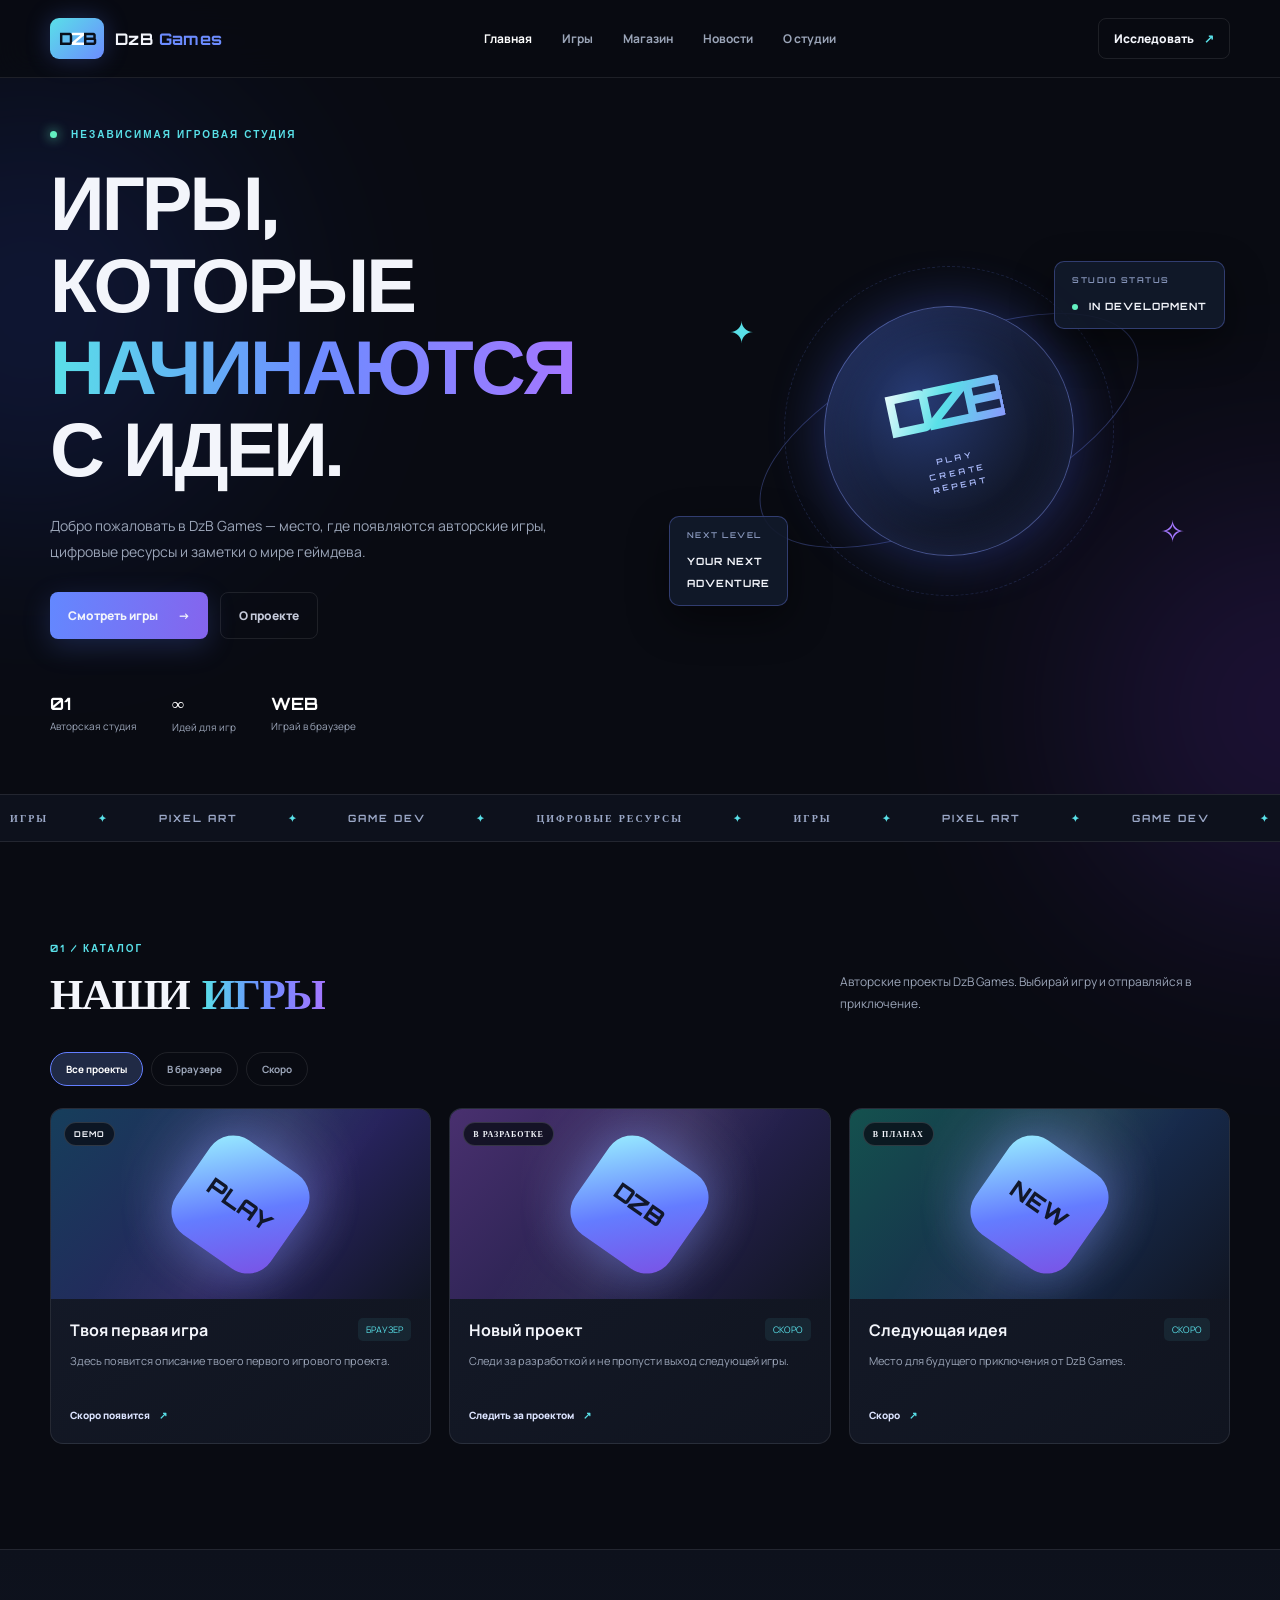
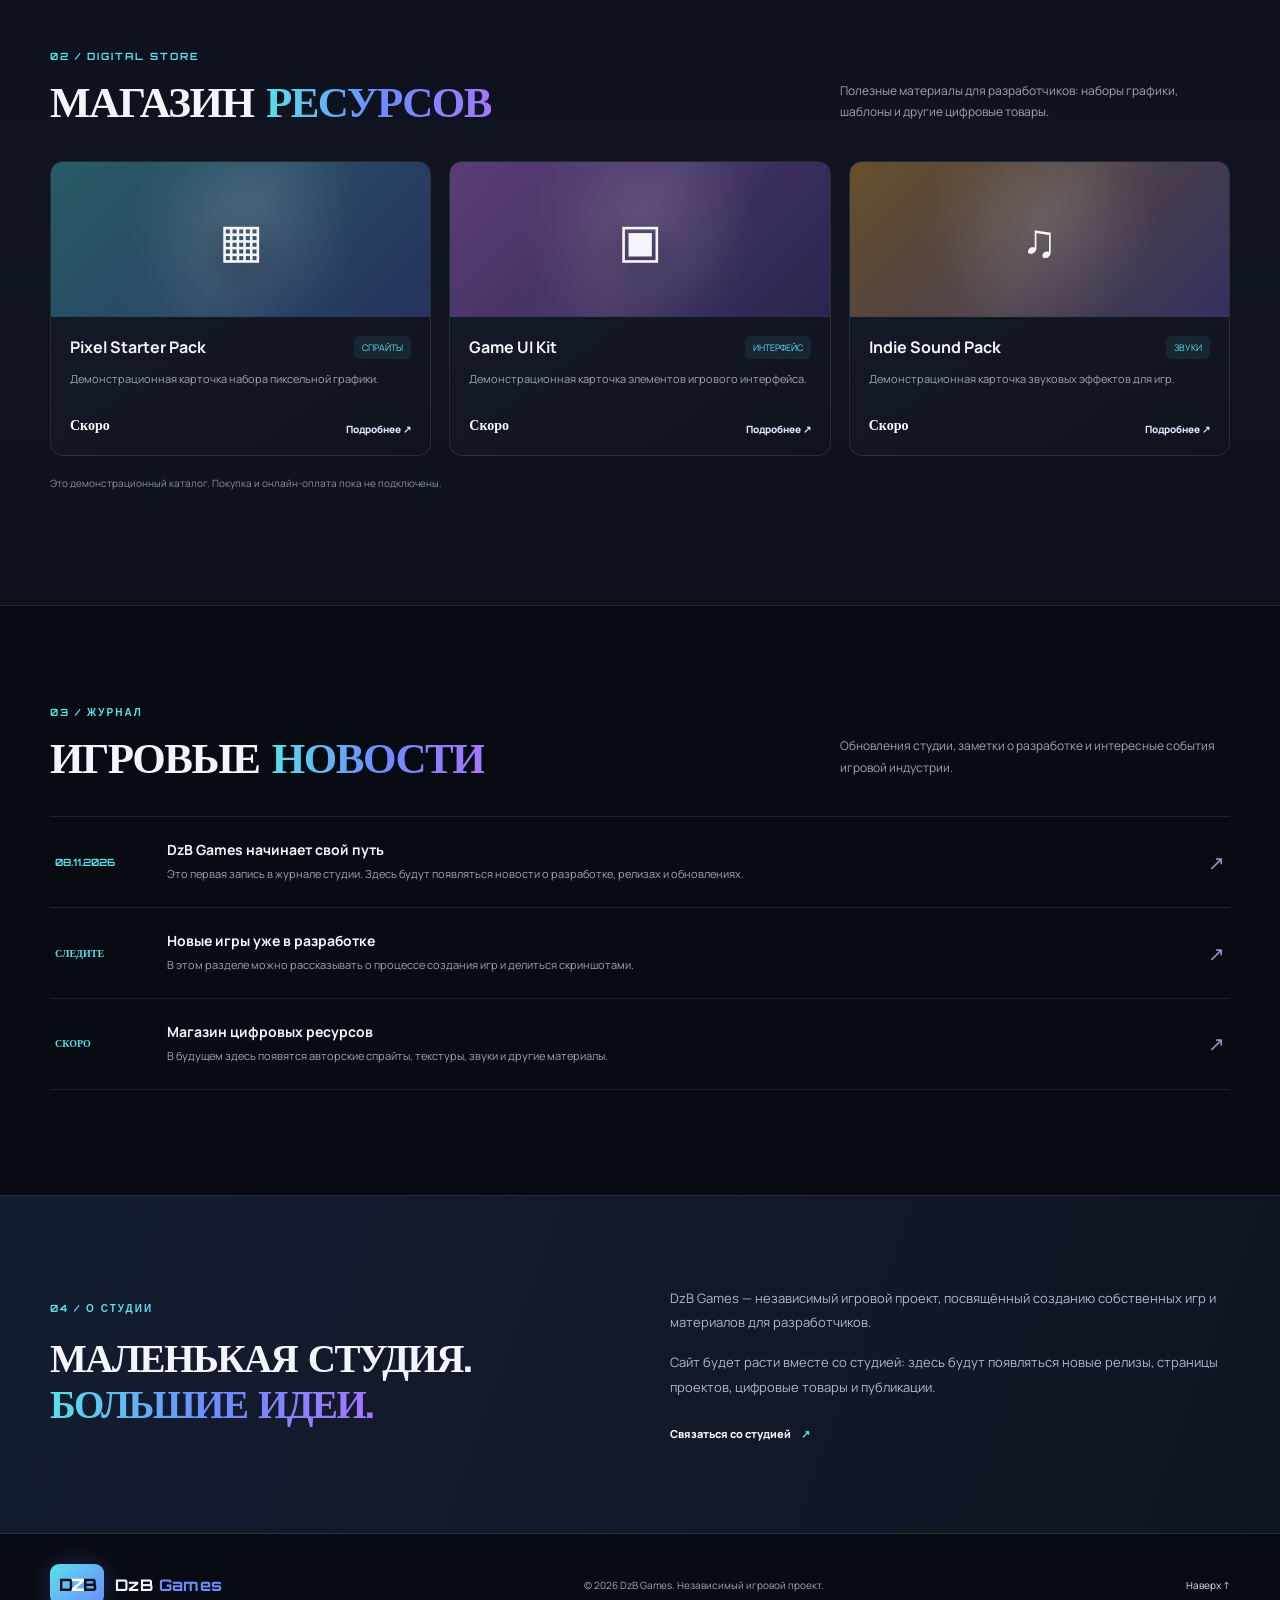
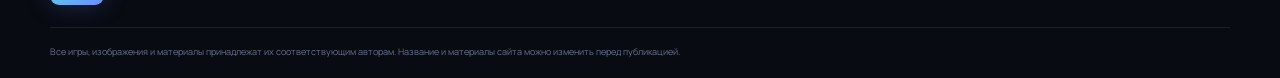
<file: index.html>
<!doctype html>
<html lang="ru">
<head>
<meta name="google-site-verification" content="tR5loJi2M8DPA7ikrh7n3vG9d5Z28I3U1ieXn16fUAA" />
  <meta charset="utf-8">
  <meta name="viewport" content="width=device-width, initial-scale=1">
  <meta name="theme-color" content="#090b12">
  <meta name="description" content="DzB Games — независимая игровая студия: игры, цифровые ресурсы и новости игровой индустрии.">
  <title>DzB Games — игры, ресурсы и новости</title>
  <link rel="stylesheet" href="styles.css">
</head>
<body>
  <div class="ambient ambient-one"></div><div class="ambient ambient-two"></div>
  <header class="topbar">
    <a class="brand" href="#home" aria-label="DzB Games — главная">
      <span class="brand-mark">D<span>Z</span>B</span>
      <span class="brand-name">DzB <b>Games</b></span>
    </a>
    <button class="menu-toggle" id="menuToggle" aria-label="Открыть меню" aria-expanded="false">☰</button>
    <nav class="nav" id="mainNav">
      <a class="active" href="#home">Главная</a>
      <a href="#games">Игры</a>
      <a href="#store">Магазин</a>
      <a href="#news">Новости</a>
      <a href="#about">О студии</a>
    </nav>
    <a class="header-cta" href="#games">Исследовать <span>↗</span></a>
  </header>

  <main>
    <section class="hero section-wrap" id="home">
      <div class="hero-copy">
        <div class="eyebrow"><span class="pulse"></span> НЕЗАВИСИМАЯ ИГРОВАЯ СТУДИЯ</div>
        <h1>ИГРЫ, КОТОРЫЕ<br><span>НАЧИНАЮТСЯ</span><br>С ИДЕИ.</h1>
        <p class="hero-text">Добро пожаловать в DzB Games — место, где появляются авторские игры, цифровые ресурсы и заметки о мире геймдева.</p>
        <div class="hero-actions">
          <a class="button button-primary" href="#games">Смотреть игры <span>→</span></a>
          <a class="button button-ghost" href="#about">О проекте</a>
        </div>
        <div class="hero-stats">
          <div><strong>01</strong><span>Авторская студия</span></div>
          <div><strong>∞</strong><span>Идей для игр</span></div>
          <div><strong>WEB</strong><span>Играй в браузере</span></div>
        </div>
      </div>
      <div class="hero-art" aria-label="Декоративная иллюстрация игровой вселенной">
        <div class="orbit orbit-a"></div><div class="orbit orbit-b"></div>
        <div class="hero-core"><div class="core-symbol">DZB</div><div class="core-caption">PLAY<br>CREATE<br>REPEAT</div></div>
        <div class="float-card float-card-top"><span class="tiny-label">STUDIO STATUS</span><b><i></i> IN DEVELOPMENT</b></div>
        <div class="float-card float-card-bottom"><span class="tiny-label">NEXT LEVEL</span><b>YOUR NEXT<br>ADVENTURE</b></div>
        <div class="spark spark-one">✦</div><div class="spark spark-two">✧</div>
      </div>
    </section>

    <section class="ticker" aria-label="Направления студии"><div class="ticker-track">
      <span>ИГРЫ</span><i>✦</i><span>PIXEL ART</span><i>✦</i><span>GAME DEV</span><i>✦</i><span>ЦИФРОВЫЕ РЕСУРСЫ</span><i>✦</i><span>ИГРЫ</span><i>✦</i><span>PIXEL ART</span><i>✦</i><span>GAME DEV</span><i>✦</i>
    </div></section>

    <section class="section-wrap section" id="games">
      <div class="section-heading">
        <div><div class="eyebrow">01 / КАТАЛОГ</div><h2>НАШИ <span>ИГРЫ</span></h2></div>
        <p>Авторские проекты DzB Games. Выбирай игру и отправляйся в приключение.</p>
      </div>
      <div class="filter-row" id="gameFilters">
        <button class="filter active" data-filter="all">Все проекты</button>
        <button class="filter" data-filter="browser">В браузере</button>
        <button class="filter" data-filter="soon">Скоро</button>
      </div>
      <div class="card-grid" id="gamesGrid"></div>
    </section>

    <section class="store-band" id="store">
      <div class="section-wrap section">
        <div class="section-heading">
          <div><div class="eyebrow">02 / DIGITAL STORE</div><h2>МАГАЗИН <span>РЕСУРСОВ</span></h2></div>
          <p>Полезные материалы для разработчиков: наборы графики, шаблоны и другие цифровые товары.</p>
        </div>
        <div class="card-grid product-grid" id="productsGrid"></div>
        <p class="store-note">Это демонстрационный каталог. Покупка и онлайн-оплата пока не подключены.</p>
      </div>
    </section>

    <section class="section-wrap section" id="news">
      <div class="section-heading">
        <div><div class="eyebrow">03 / ЖУРНАЛ</div><h2>ИГРОВЫЕ <span>НОВОСТИ</span></h2></div>
        <p>Обновления студии, заметки о разработке и интересные события игровой индустрии.</p>
      </div>
      <div class="news-list" id="newsList"></div>
    </section>

    <section class="about-section" id="about">
      <div class="section-wrap about-inner">
        <div><div class="eyebrow">04 / О СТУДИИ</div><h2>МАЛЕНЬКАЯ СТУДИЯ.<br><span>БОЛЬШИЕ ИДЕИ.</span></h2></div>
        <div class="about-copy">
          <p>DzB Games — независимый игровой проект, посвящённый созданию собственных игр и материалов для разработчиков.</p>
          <p>Сайт будет расти вместе со студией: здесь будут появляться новые релизы, страницы проектов, цифровые товары и публикации.</p>
          <a class="text-link" href="mailto:hello@dzbgames.example">Связаться со студией <span>↗</span></a>
        </div>
      </div>
    </section>
  </main>

  <footer class="footer">
    <div class="section-wrap footer-inner">
      <a class="brand" href="#home"><span class="brand-mark">D<span>Z</span>B</span><span class="brand-name">DzB <b>Games</b></span></a>
      <span>© <span id="year"></span> DzB Games. Независимый игровой проект.</span>
      <a href="#home" class="back-top">Наверх ↑</a>
    </div>
    <div class="section-wrap footer-disclaimer">Все игры, изображения и материалы принадлежат их соответствующим авторам. Название и материалы сайта можно изменить перед публикацией.</div>
  </footer>

  <script src="content.js"></script>
  <script src="script.js"></script>
</body>
</html>
</file>
<file: styles.css>
@import url('https://fonts.googleapis.com/css2?family=Manrope:wght@400;500;600;700;800&family=Orbitron:wght@500;600;700;800&display=swap');
:root{--bg:#090b12;--panel:#111521;--panel2:#151b2a;--text:#f3f5fb;--muted:#9ba5b8;--line:rgba(255,255,255,.09);--blue:#6c8cff;--cyan:#59e0e8;--purple:#a477ff;--max:1180px}
*{box-sizing:border-box}html{scroll-behavior:smooth;scroll-padding-top:88px}body{margin:0;background:var(--bg);color:var(--text);font-family:Manrope,Arial,sans-serif;overflow-x:hidden}a{color:inherit;text-decoration:none}.ambient{position:absolute;width:420px;height:420px;filter:blur(120px);opacity:.16;pointer-events:none;border-radius:50%;z-index:-1}.ambient-one{background:#345cff;top:100px;left:-180px}.ambient-two{background:#8c38ff;top:500px;right:-220px}.section-wrap{width:min(var(--max),calc(100% - 48px));margin:auto}.topbar{height:78px;display:flex;align-items:center;justify-content:space-between;padding:0 max(24px,calc((100% - var(--max))/2));border-bottom:1px solid var(--line);position:sticky;top:0;z-index:20;background:rgba(9,11,18,.86);backdrop-filter:blur(18px)}.brand{display:flex;align-items:center;gap:11px}.brand-mark{font:800 17px Orbitron,sans-serif;letter-spacing:-2px;background:linear-gradient(135deg,var(--cyan),var(--blue));color:#09101c;padding:10px 9px;border-radius:9px;box-shadow:0 0 24px #597fff44}.brand-mark span{color:#fff}.brand-name{font:700 16px Orbitron,sans-serif;letter-spacing:.4px}.brand-name b{color:var(--blue)}.nav{display:flex;gap:30px}.nav a{font-size:12px;color:var(--muted);font-weight:700;transition:.2s}.nav a:hover,.nav a.active{color:#fff}.header-cta{font-size:12px;font-weight:800;border:1px solid var(--line);border-radius:8px;padding:11px 15px}.header-cta span,.text-link span{color:var(--cyan);margin-left:8px}.menu-toggle{display:none;background:none;border:0;color:#fff;font-size:24px}.hero{min-height:620px;display:grid;grid-template-columns:1.02fr .98fr;align-items:center;gap:35px;padding-top:50px;padding-bottom:60px}.eyebrow{font:700 10px Orbitron,sans-serif;letter-spacing:2px;color:var(--cyan);margin-bottom:20px}.pulse{display:inline-block;width:7px;height:7px;border-radius:50%;background:#63f0c1;box-shadow:0 0 12px #63f0c1;margin-right:9px}.hero h1{font:800 clamp(42px,6vw,76px)/1.08 Orbitron,sans-serif;letter-spacing:-3px;margin:0}.hero h1 span,.section-heading h2 span,.about-inner h2 span{background:linear-gradient(90deg,var(--cyan),var(--blue),var(--purple));-webkit-background-clip:text;background-clip:text;color:transparent}.hero-text{color:var(--muted);line-height:1.8;max-width:510px;font-size:14px;margin:25px 0 28px}.hero-actions{display:flex;gap:12px;flex-wrap:wrap}.button{display:inline-flex;align-items:center;gap:20px;padding:14px 18px;border-radius:8px;font-size:12px;font-weight:800;transition:.2s}.button-primary{background:linear-gradient(100deg,#6388ff,#8564ed);box-shadow:0 8px 28px #5b7bff35}.button-primary:hover{transform:translateY(-2px);box-shadow:0 12px 34px #5b7bff55}.button-ghost{border:1px solid var(--line);color:#c5cada}.hero-stats{display:flex;gap:35px;margin-top:54px}.hero-stats div{display:flex;flex-direction:column;gap:5px}.hero-stats strong{font:700 17px Orbitron;color:#fff}.hero-stats span{font-size:10px;color:var(--muted)}.hero-art{height:440px;position:relative;display:grid;place-items:center}.hero-core{height:250px;width:250px;border-radius:50%;display:flex;flex-direction:column;align-items:center;justify-content:center;background:radial-gradient(circle at 40% 35%,#273b75,#111729 60%,#0b0e18);border:1px solid #8097ff77;box-shadow:0 0 55px #4e6dff55,inset 0 0 45px #667cff2b;transform:rotate(-12deg);z-index:2}.core-symbol{font:800 58px Orbitron;letter-spacing:-8px;background:linear-gradient(120deg,#fff,var(--cyan),#8e91ff);color:transparent;background-clip:text}.core-caption{font:600 8px/1.7 Orbitron;letter-spacing:3px;color:#aebeff;text-align:center;margin-top:12px}.orbit{position:absolute;border:1px solid #738aff50;border-radius:50%;transform:rotate(-25deg)}.orbit-a{width:410px;height:175px}.orbit-b{width:330px;height:330px;border-style:dashed;opacity:.55}.float-card{position:absolute;background:#121a2be8;border:1px solid #738aff55;border-radius:10px;padding:13px 17px;box-shadow:0 15px 40px #0007;z-index:3}.float-card-top{top:50px;right:5px}.float-card-bottom{bottom:45px;left:0}.tiny-label{display:block;font:600 8px Orbitron;letter-spacing:1.5px;color:#8998bd;margin-bottom:8px}.float-card b{font:700 10px/1.6 Orbitron;letter-spacing:1px}.float-card b i{display:inline-block;width:6px;height:6px;background:#63f0c1;border-radius:50%;margin-right:7px}.spark{position:absolute;color:var(--cyan);font-size:30px}.spark-one{top:100px;left:60px}.spark-two{right:45px;bottom:100px;color:var(--purple)}.ticker{overflow:hidden;border-top:1px solid var(--line);border-bottom:1px solid var(--line);background:#0d111c;padding:17px 0}.ticker-track{display:flex;justify-content:space-around;gap:30px;white-space:nowrap;font:700 10px Orbitron;letter-spacing:2px;color:#9ba8c7}.ticker-track i{color:var(--cyan);font-style:normal}.section{padding-top:100px;padding-bottom:105px}.section-heading{display:flex;justify-content:space-between;align-items:end;gap:30px;margin-bottom:34px}.section-heading .eyebrow{margin-bottom:13px}.section-heading h2,.about-inner h2{font:800 clamp(28px,4vw,43px)/1.2 Orbitron;margin:0;letter-spacing:-1.5px}.section-heading>p{max-width:390px;color:var(--muted);font-size:12px;line-height:1.8;margin:0 0 4px}.filter-row{display:flex;gap:8px;margin-bottom:22px}.filter{background:transparent;border:1px solid var(--line);border-radius:30px;color:var(--muted);padding:9px 15px;font:700 10px Manrope;cursor:pointer}.filter.active,.filter:hover{background:#202a45;border-color:#637eff;color:#fff}.card-grid{display:grid;grid-template-columns:repeat(3,1fr);gap:18px}.game-card,.product-card{background:linear-gradient(145deg,#151b2a,#10141f);border:1px solid var(--line);border-radius:13px;overflow:hidden;transition:.25s}.game-card:hover,.product-card:hover{transform:translateY(-5px);border-color:#738aff88;box-shadow:0 18px 40px #0004}.game-art{height:190px;position:relative;display:grid;place-items:center;overflow:hidden;background:var(--art,linear-gradient(135deg,#233c73,#15172d))}.game-art:before,.product-art:before{content:"";position:absolute;inset:0;background:radial-gradient(circle at 50% 40%,#ffffff20,transparent 55%),linear-gradient(120deg,transparent 30%,#ffffff0b 50%,transparent 70%)}.art-orb{width:115px;height:115px;border-radius:28px;transform:rotate(35deg);background:linear-gradient(135deg,#9cf5ff,#647cff 55%,#7c4fe3);box-shadow:0 0 50px #718cff77;display:grid;place-items:center;font:800 23px Orbitron;color:#11172a}.game-badge{position:absolute;top:13px;left:13px;background:#0a0d16c9;border:1px solid #ffffff25;border-radius:30px;padding:6px 9px;font:700 8px Orbitron;letter-spacing:1px}.card-body{padding:19px}.card-topline{display:flex;justify-content:space-between;gap:10px;align-items:center}.card-topline h3{font-size:16px;margin:0}.tag{font-size:9px;color:var(--cyan);background:#59e0e814;padding:5px 8px;border-radius:5px}.card-body p{font-size:11px;line-height:1.7;color:var(--muted);min-height:38px}.card-link{display:inline-flex;margin-top:7px;color:#dce4ff;font-size:10px;font-weight:800}.card-link span{color:var(--cyan);margin-left:9px}.store-band{background:linear-gradient(180deg,#0d111c,#101522 50%,#0d111c);border-top:1px solid var(--line);border-bottom:1px solid var(--line)}.product-art{height:155px;display:grid;place-items:center;position:relative;background:var(--art,linear-gradient(135deg,#31275e,#1b2343))}.product-icon{font-size:47px;filter:drop-shadow(0 8px 18px #0008)}.product-card .card-body p{min-height:34px}.product-price{font:700 14px Orbitron;color:#fff}.store-note{font-size:10px;color:#8791a7;margin-top:20px}.news-list{border-top:1px solid var(--line)}.news-item{display:grid;grid-template-columns:90px 1fr auto;align-items:center;gap:22px;padding:23px 5px;border-bottom:1px solid var(--line)}.news-date{font:700 10px Orbitron;color:var(--cyan);line-height:1.7}.news-item h3{font-size:14px;margin:0 0 6px}.news-item p{font-size:11px;color:var(--muted);margin:0;line-height:1.7}.news-arrow{font-size:20px;color:#8998bd}.about-section{background:linear-gradient(110deg,#141c30,#101522);border-top:1px solid var(--line);border-bottom:1px solid var(--line)}.about-inner{padding-top:90px;padding-bottom:90px;display:grid;grid-template-columns:1fr 1fr;gap:60px;align-items:center}.about-inner h2{font-size:clamp(27px,3.5vw,39px)}.about-copy p{color:#aeb8cc;font-size:13px;line-height:1.9;margin:0 0 15px}.text-link{display:inline-block;font-size:11px;font-weight:800;margin-top:12px}.footer{padding:30px 0 20px}.footer-inner{display:flex;align-items:center;justify-content:space-between;gap:20px}.footer-inner>span,.back-top{font-size:10px;color:var(--muted)}.back-top{color:#dfe5f7}.footer-disclaimer{font-size:9px;color:#68738a;margin-top:22px;padding-top:17px;border-top:1px solid var(--line)}.empty-state{grid-column:1/-1;padding:30px;border:1px dashed var(--line);border-radius:12px;color:var(--muted);font-size:12px;text-align:center}
@media(max-width:850px){.nav{gap:16px}.hero{grid-template-columns:1fr;min-height:auto;padding-top:75px}.hero-art{height:350px}.hero-copy{max-width:680px}.card-grid{grid-template-columns:repeat(2,1fr)}.section-heading{align-items:start;flex-direction:column}.about-inner{gap:25px}}
@media(max-width:620px){.section-wrap{width:calc(100% - 34px)}.topbar{height:68px;padding:0 17px}.menu-toggle{display:block;margin-left:auto;margin-right:15px}.nav{display:none;position:absolute;top:68px;left:0;right:0;background:#0e1320;padding:20px;flex-direction:column;gap:18px;border-bottom:1px solid var(--line)}.nav.open{display:flex}.header-cta{font-size:10px;padding:9px}.hero{padding-top:55px;gap:10px}.hero h1{font-size:clamp(37px,11vw,57px);letter-spacing:-2px}.hero-text{font-size:12px}.hero-stats{gap:20px;margin-top:38px}.hero-stats span{font-size:9px}.hero-art{height:300px;transform:scale(.88);margin:-5px -20px}.hero-core{width:205px;height:205px}.core-symbol{font-size:48px}.orbit-a{width:330px;height:145px}.orbit-b{width:270px;height:270px}.float-card-top{right:0;top:30px}.float-card-bottom{left:0;bottom:20px}.section{padding-top:70px;padding-bottom:75px}.section-heading h2{font-size:29px}.card-grid{grid-template-columns:1fr;gap:13px}.game-art{height:180px}.news-item{grid-template-columns:62px 1fr auto;gap:12px;padding:18px 0}.news-item h3{font-size:12px}.news-item p{font-size:10px}.about-inner{grid-template-columns:1fr;padding-top:65px;padding-bottom:65px}.footer-inner{flex-wrap:wrap}.footer-inner>span{order:3;width:100%}.ticker-track{justify-content:flex-start;animation:marquee 23s linear infinite}@keyframes marquee{to{transform:translateX(-30%)}}}
</file>
